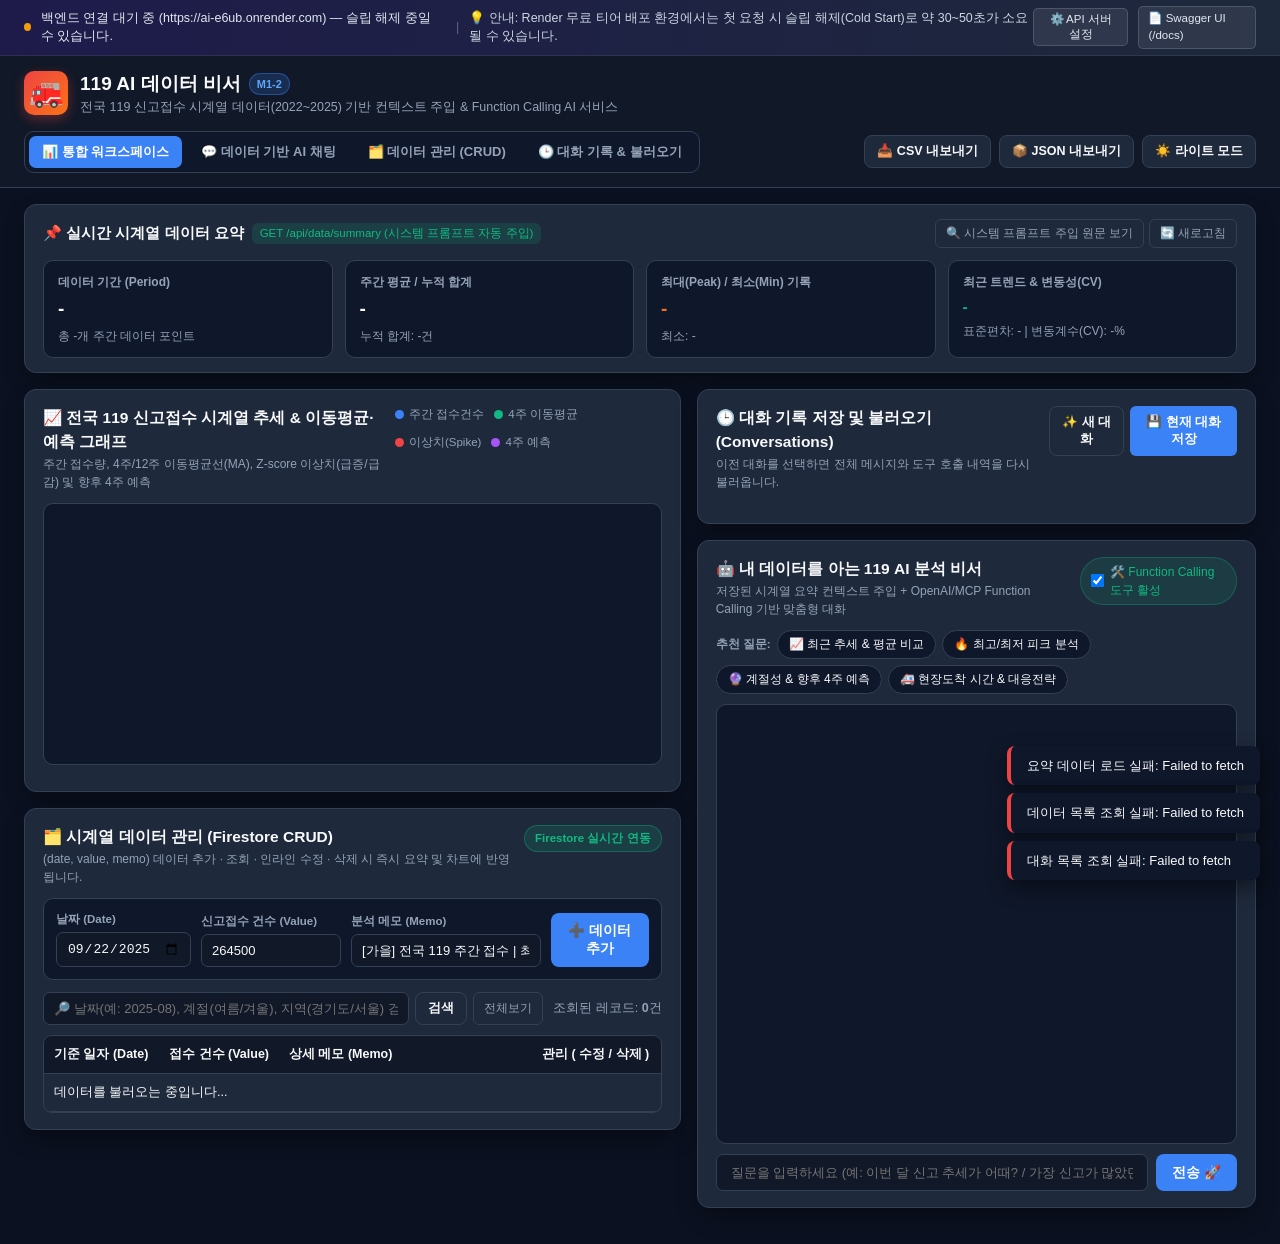
<file: M1-2/frontend/index.html>
<!DOCTYPE html>
<html lang="ko" data-theme="dark">
<head>
  <meta charset="UTF-8" />
  <meta name="viewport" content="width=device-width, initial-scale=1.0" />
  <title>119 AI 데이터 비서 — 시계열 분석 & 맞춤형 AI 챗봇</title>
  <link rel="stylesheet" href="style.css" />
</head>
<body>
  <!-- 콜드스타트 안내 및 서버 상태 상단 바 (요구사항 8-4) -->
  <div id="cold-start-banner" class="top-notice-bar">
    <div class="notice-left">
      <span id="server-status-dot" class="status-dot online"></span>
      <span id="server-status-text">백엔드 &amp; Firestore 연결 확인 중...</span>
      <span class="notice-divider">|</span>
      <span class="cold-start-tip">💡 안내: Render 무료 티어 배포 환경에서는 첫 요청 시 슬립 해제(Cold Start)로 약 30~50초가 소요될 수 있습니다.</span>
    </div>
    <div class="notice-right">
      <button id="btn-api-config" class="btn-ghost-xs" title="API 서버 주소 설정">⚙️ API 서버 설정</button>
      <a id="link-swagger-docs" href="https://ai-e6ub.onrender.com/docs" target="_blank" class="btn-ghost-xs">📄 Swagger UI (/docs)</a>
    </div>
  </div>

  <!-- 메인 헤더 -->
  <header class="app-header">
    <div class="brand-area">
      <div class="brand-logo">🚒</div>
      <div>
        <h1>119 AI 데이터 비서 <span class="badge-accent">M1-2</span></h1>
        <p class="subtitle">전국 119 신고접수 시계열 데이터(2022~2025) 기반 컨텍스트 주입 &amp; Function Calling AI 서비스</p>
      </div>
    </div>

    <!-- 뷰 전환 네비게이션 탭 -->
    <nav class="view-tabs" role="tablist">
      <button class="tab-btn active" data-view="all">📊 통합 워크스페이스</button>
      <button class="tab-btn" data-view="chat">💬 데이터 기반 AI 채팅</button>
      <button class="tab-btn" data-view="crud">🗂️ 데이터 관리 (CRUD)</button>
      <button class="tab-btn" data-view="history">🕒 대화 기록 &amp; 불러오기</button>
    </nav>

    <div class="header-actions">
      <button id="btn-export-csv" class="btn-secondary" title="CSV 다운로드">📥 CSV 내보내기</button>
      <button id="btn-export-json" class="btn-secondary" title="JSON 다운로드">📦 JSON 내보내기</button>
      <button id="btn-theme-toggle" class="btn-icon" title="다크/라이트 모드 전환">☀️ 라이트 모드</button>
    </div>
  </header>

  <!-- 토스트 알림 컨테이너 -->
  <div id="toast-container" class="toast-container"></div>

  <!-- 메인 컨테이너 -->
  <main class="main-container">
    <!-- 1. 데이터 요약(Summary) KPI 섹션 — 모든 화면 상단에 항상 표시 (요구사항 9-4 & 프롬프트 주입 컨텍스트 시각화) -->
    <section class="summary-section" aria-label="데이터 요약">
      <div class="section-title-row">
        <div class="section-title-left">
          <h2>📌 실시간 시계열 데이터 요약 <span class="sub-pill">GET /api/data/summary (시스템 프롬프트 자동 주입)</span></h2>
        </div>
        <div class="section-title-right">
          <button id="btn-toggle-prompt-preview" class="btn-ghost-sm">🔍 시스템 프롬프트 주입 원문 보기</button>
          <button id="btn-refresh-all" class="btn-ghost-sm">🔄 새로고침</button>
        </div>
      </div>

      <div class="kpi-grid">
        <div class="kpi-card">
          <span class="kpi-label">데이터 기간 (Period)</span>
          <strong id="kpi-period" class="kpi-value">-</strong>
          <span id="kpi-count" class="kpi-sub">총 -개 주간 데이터 포인트</span>
        </div>
        <div class="kpi-card">
          <span class="kpi-label">주간 평균 / 누적 합계</span>
          <strong id="kpi-average" class="kpi-value">-</strong>
          <span id="kpi-total" class="kpi-sub">누적 합계: -건</span>
        </div>
        <div class="kpi-card">
          <span class="kpi-label">최대(Peak) / 최소(Min) 기록</span>
          <strong id="kpi-max" class="kpi-value highlight-up">-</strong>
          <span id="kpi-min" class="kpi-sub">최소: -</span>
        </div>
        <div class="kpi-card">
          <span class="kpi-label">최근 트렌드 &amp; 변동성(CV)</span>
          <strong id="kpi-trend" class="kpi-value trend-text">-</strong>
          <span id="kpi-volatility" class="kpi-sub">표준편차: - | 변동계수(CV): -%</span>
        </div>
      </div>

      <!-- 프롬프트 컨텍스트 주입 미리보기 박스 (토글) -->
      <div id="prompt-preview-box" class="prompt-preview-box hidden">
        <div class="prompt-preview-header">
          <span>🤖 <strong>컨텍스트 주입(Context Injection) 시스템 프롬프트 실시간 구조</strong></span>
          <span class="badge-tag">AI 챗봇 호출 시 자동 삽입</span>
        </div>
        <pre id="prompt-preview-code"></pre>
      </div>
    </section>

    <!-- 2. 메인 2단 그리드: 좌측(시각화 차트 + 데이터 CRUD) / 우측(대화 기록 + AI 채팅) -->
    <div id="workspace-grid" class="workspace-grid">
      <!-- 좌측 컬럼: 시계열 시각화 차트 & 데이터 관리(CRUD) -->
      <div class="left-column">
        <!-- [보너스 2] 시계열 추세 & 이동평균·예측 시각화 카드 -->
        <section id="panel-chart" class="card-panel">
          <div class="panel-header">
            <div>
              <h3>📈 전국 119 신고접수 시계열 추세 &amp; 이동평균·예측 그래프</h3>
              <p class="panel-desc">주간 접수량, 4주/12주 이동평균선(MA), Z-score 이상치(급증/급감) 및 향후 4주 예측</p>
            </div>
            <div class="chart-legend">
              <span class="legend-item"><i class="dot-actual"></i>주간 접수건수</span>
              <span class="legend-item"><i class="dot-ma4"></i>4주 이동평균</span>
              <span class="legend-item"><i class="dot-outlier"></i>이상치(Spike)</span>
              <span class="legend-item"><i class="dot-forecast"></i>4주 예측</span>
            </div>
          </div>
          <div class="chart-wrapper">
            <canvas id="timeseries-chart" width="760" height="250"></canvas>
            <div id="chart-tooltip" class="chart-tooltip hidden"></div>
          </div>
          <!-- 계절별/연도별 미니 인사이트 바 -->
          <div id="seasonal-insight-bar" class="insight-chips-row"></div>
        </section>

        <!-- [요구사항 2, 5, 9] 데이터 관리 (CRUD) 패널 -->
        <section id="panel-crud" class="card-panel">
          <div class="panel-header">
            <div>
              <h3>🗂️ 시계열 데이터 관리 (Firestore CRUD)</h3>
              <p class="panel-desc">(date, value, memo) 데이터 추가 · 조회 · 인라인 수정 · 삭제 시 즉시 요약 및 차트에 반영됩니다.</p>
            </div>
            <span id="crud-status-badge" class="badge-success">Firestore 실시간 연동</span>
          </div>

          <!-- 데이터 추가 / 수정 폼 -->
          <form id="data-form" class="crud-form">
            <input type="hidden" id="form-item-id" value="" />
            <div class="form-row">
              <div class="form-group">
                <label for="input-date">날짜 (Date)</label>
                <input type="date" id="input-date" required value="2025-09-22" />
              </div>
              <div class="form-group">
                <label for="input-value">신고접수 건수 (Value)</label>
                <input type="number" id="input-value" required min="0" step="1" placeholder="예: 264500" value="264500" />
              </div>
              <div class="form-group form-group-wide">
                <label for="input-memo">분석 메모 (Memo)</label>
                <input type="text" id="input-memo" required maxlength="500" placeholder="예: [가을] 전국 119 주간 접수 | 최다: 경기도(21.4%)·서울(17.2%)" value="[가을] 전국 119 주간 접수 | 최다 지역: 경기도(21.4%)·서울특별시(17.2%) | 피크 시간대: 15시 | 평균 현장도착: 9.4분" />
              </div>
              <div class="form-actions">
                <button type="submit" id="btn-submit-data" class="btn-primary">➕ 데이터 추가</button>
                <button type="button" id="btn-cancel-edit" class="btn-secondary hidden">취소</button>
              </div>
            </div>
          </form>

          <!-- 검색 및 필터 바 -->
          <div class="table-toolbar">
            <div class="search-box">
              <input type="text" id="input-search" placeholder="🔎 날짜(예: 2025-08), 계절(여름/겨울), 지역(경기도/서울) 검색..." />
              <button type="button" id="btn-search" class="btn-secondary">검색</button>
              <button type="button" id="btn-reset-search" class="btn-ghost-sm">전체보기</button>
            </div>
            <div class="table-count-info">
              조회된 레코드: <strong id="table-record-count">0</strong>건
            </div>
          </div>

          <!-- 데이터 목록 테이블 -->
          <div class="table-scroll-container">
            <table class="data-table">
              <thead>
                <tr>
                  <th style="width: 115px;">기준 일자 (Date)</th>
                  <th style="width: 120px; text-align: right;">접수 건수 (Value)</th>
                  <th>상세 메모 (Memo)</th>
                  <th style="width: 130px; text-align: center;">관리 ( 수정 / 삭제 )</th>
                </tr>
              </thead>
              <tbody id="data-table-body">
                <tr>
                  <td colspan="4" class="empty-row">데이터를 불러오는 중입니다...</td>
                </tr>
              </tbody>
            </table>
          </div>
        </section>
      </div>

      <!-- 우측 컬럼: 대화 기록(Conversations) & 데이터 기반 AI 채팅 -->
      <div class="right-column">
        <!-- [요구사항 3, 6, 9] 대화 기록 저장 및 불러오기 패널 -->
        <section id="panel-history" class="card-panel history-panel">
          <div class="panel-header">
            <div>
              <h3>🕒 대화 기록 저장 및 불러오기 (Conversations)</h3>
              <p class="panel-desc">이전 대화를 선택하면 전체 메시지와 도구 호출 내역을 다시 불러옵니다.</p>
            </div>
            <div class="history-actions">
              <button id="btn-new-chat" class="btn-secondary">✨ 새 대화</button>
              <button id="btn-save-conv" class="btn-primary-sm">💾 현재 대화 저장</button>
            </div>
          </div>
          <div id="conversation-list" class="conversation-list">
            <!-- JS로 대화 목록 렌더링 -->
          </div>
        </section>

        <!-- [요구사항 1, 7, 9 & 보너스 1] 데이터 기반 AI 채팅 인터페이스 -->
        <section id="panel-chat" class="card-panel chat-panel">
          <div class="panel-header">
            <div>
              <h3>🤖 내 데이터를 아는 119 AI 분석 비서</h3>
              <p class="panel-desc">저장된 시계열 요약 컨텍스트 주입 + OpenAI/MCP Function Calling 기반 맞춤형 대화</p>
            </div>
            <div class="chat-header-controls">
              <label class="toggle-switch-label" title="보너스 과제: AI 도구 호출(Function Calling) 사용">
                <input type="checkbox" id="chk-use-tools" checked />
                <span>🛠️ Function Calling 도구 활성</span>
              </label>
            </div>
          </div>

          <!-- 원클릭 추천 질문 칩 -->
          <div class="quick-prompts">
            <span class="quick-label">추천 질문:</span>
            <button class="chip-btn" data-prompt="최근 119 신고접수 추세와 전체 평균 대비 수준이 어때?">📈 최근 추세 &amp; 평균 비교</button>
            <button class="chip-btn" data-prompt="가장 신고가 많았던 피크 시기와 최소 시기는 언제이고 원인은 뭐야?">🔥 최고/최저 피크 분석</button>
            <button class="chip-btn" data-prompt="계절별·연도별 신고 패턴과 향후 4주 예측치를 알려줘.">🔮 계절성 &amp; 향후 4주 예측</button>
            <button class="chip-btn" data-prompt="신고 급증 시기에 현장도착 시간은 어떻게 변하고 어떤 대응이 필요해?">🚑 현장도착 시간 &amp; 대응전략</button>
          </div>

          <!-- 채팅 메시지 표시 영역 -->
          <div id="chat-messages" class="chat-messages" aria-live="polite">
            <!-- 메시지 렌더링 영역 -->
          </div>

          <!-- 로딩 인디케이터 (요구사항 1 & 9: 로딩 표시) -->
          <div id="chat-loading" class="chat-loading hidden">
            <div class="spinner"></div>
            <span>AI 비서가 시계열 데이터 요약(/api/data/summary) 및 분석 도구를 호출하여 답변을 작성하고 있습니다...</span>
          </div>

          <!-- 채팅 입력 폼 -->
          <form id="chat-form" class="chat-input-row">
            <input
              type="text"
              id="chat-input"
              placeholder="질문을 입력하세요 (예: 이번 달 신고 추세가 어때? / 가장 신고가 많았던 때는?)"
              autocomplete="off"
              required
            />
            <button type="submit" id="btn-send-chat" class="btn-primary">전송 🚀</button>
          </form>
        </section>
      </div>
    </div>
  </main>

  <!-- API 서버 URL 설정 모달 -->
  <div id="modal-api-config" class="modal-backdrop hidden">
    <div class="modal-card">
      <h3>⚙️ 백엔드 API 서버 주소(API_BASE_URL) 설정</h3>
      <p>로컬 실행(`http://localhost:8000`) 또는 Render 배포 URL을 지정할 수 있습니다.</p>
      <input type="url" id="input-api-base-url" placeholder="https://your-service.onrender.com" />
      <div class="modal-actions">
        <button id="btn-save-api-url" class="btn-primary">저장 및 재연결</button>
        <button id="btn-close-modal" class="btn-secondary">닫기</button>
      </div>
    </div>
  </div>

  <script src="config.js"></script>
  <script src="app.js"></script>
</body>
</html>
</file>
<file: M1-2/frontend/style.css>
/* =========================================================
   119 AI 데이터 비서 — 바닐라 CSS 스타일시트 (다크/라이트 테마 지원)
   ========================================================= */
:root,
[data-theme="dark"] {
  --bg-body: #0b1120;
  --bg-surface: #111827;
  --bg-card: #1e293b;
  --bg-card-hover: #263449;
  --bg-input: #0f172a;
  --border-color: #334155;
  --text-primary: #f8fafc;
  --text-secondary: #94a3b8;
  --text-muted: #64748b;
  --accent-primary: #3b82f6;
  --accent-hover: #2563eb;
  --accent-orange: #f97316;
  --accent-green: #10b981;
  --accent-red: #ef4444;
  --accent-purple: #8b5cf6;
  --chat-user-bg: #2563eb;
  --chat-user-text: #ffffff;
  --chat-ai-bg: #0f172a;
  --shadow-card: 0 10px 25px -5px rgba(0, 0, 0, 0.45);
  --chart-grid: rgba(148, 163, 184, 0.14);
}

[data-theme="light"] {
  --bg-body: #f1f5f9;
  --bg-surface: #ffffff;
  --bg-card: #ffffff;
  --bg-card-hover: #f8fafc;
  --bg-input: #f8fafc;
  --border-color: #cbd5e1;
  --text-primary: #0f172a;
  --text-secondary: #475569;
  --text-muted: #64748b;
  --accent-primary: #2563eb;
  --accent-hover: #1d4ed8;
  --accent-orange: #ea580c;
  --accent-green: #059669;
  --accent-red: #dc2626;
  --accent-purple: #7c3aed;
  --chat-user-bg: #2563eb;
  --chat-user-text: #ffffff;
  --chat-ai-bg: #f1f5f9;
  --shadow-card: 0 4px 16px rgba(15, 23, 42, 0.08);
  --chart-grid: rgba(71, 85, 105, 0.14);
}

* {
  box-sizing: border-box;
  margin: 0;
  padding: 0;
}

body {
  font-family: "Pretendard", -apple-system, BlinkMacSystemFont, "Segoe UI", Roboto, "Malgun Gothic", sans-serif;
  background-color: var(--bg-body);
  color: var(--text-primary);
  line-height: 1.5;
  min-height: 100vh;
}

/* 상단 콜드스타트 안내 바 */
.top-notice-bar {
  display: flex;
  justify-content: space-between;
  align-items: center;
  padding: 6px 24px;
  background: linear-gradient(90deg, #1e1b4b, #1e293b);
  color: #e2e8f0;
  font-size: 12.5px;
  border-bottom: 1px solid rgba(255, 255, 255, 0.08);
}

.notice-left,
.notice-right {
  display: flex;
  align-items: center;
  gap: 10px;
}

.status-dot {
  width: 8px;
  height: 8px;
  border-radius: 50%;
  display: inline-block;
}
.status-dot.online {
  background-color: #10b981;
  box-shadow: 0 0 8px #10b981;
}
.status-dot.offline {
  background-color: #f59e0b;
}

.notice-divider {
  opacity: 0.35;
}

.cold-start-tip {
  color: #cbd5e1;
}

/* 메인 헤더 */
.app-header {
  display: flex;
  justify-content: space-between;
  align-items: center;
  flex-wrap: wrap;
  gap: 14px;
  padding: 14px 24px;
  background-color: var(--bg-surface);
  border-bottom: 1px solid var(--border-color);
  position: sticky;
  top: 0;
  z-index: 50;
}

.brand-area {
  display: flex;
  align-items: center;
  gap: 12px;
}

.brand-logo {
  font-size: 28px;
  width: 44px;
  height: 44px;
  border-radius: 10px;
  background: linear-gradient(135deg, #ef4444, #f97316);
  display: flex;
  align-items: center;
  justify-content: center;
  box-shadow: 0 4px 12px rgba(239, 68, 68, 0.35);
}

.brand-area h1 {
  font-size: 19px;
  font-weight: 700;
  display: flex;
  align-items: center;
  gap: 8px;
}

.subtitle {
  font-size: 12.5px;
  color: var(--text-secondary);
}

.badge-accent {
  font-size: 11px;
  padding: 2px 7px;
  border-radius: 999px;
  background: rgba(59, 130, 246, 0.2);
  color: #60a5fa;
  border: 1px solid rgba(59, 130, 246, 0.4);
}

/* 뷰 전환 탭 */
.view-tabs {
  display: flex;
  gap: 6px;
  background-color: var(--bg-input);
  padding: 4px;
  border-radius: 10px;
  border: 1px solid var(--border-color);
}

.tab-btn {
  border: none;
  background: transparent;
  color: var(--text-secondary);
  padding: 7px 13px;
  border-radius: 7px;
  font-size: 13px;
  font-weight: 600;
  cursor: pointer;
  transition: all 0.15s ease;
}

.tab-btn:hover {
  color: var(--text-primary);
}

.tab-btn.active {
  background-color: var(--accent-primary);
  color: #ffffff;
}

.header-actions {
  display: flex;
  align-items: center;
  gap: 8px;
}

/* 버튼 공통 */
button,
.btn-ghost-xs {
  font-family: inherit;
  cursor: pointer;
}

.btn-primary {
  background-color: var(--accent-primary);
  color: #ffffff;
  border: none;
  padding: 9px 16px;
  border-radius: 8px;
  font-size: 13.5px;
  font-weight: 600;
  transition: background 0.15s;
}
.btn-primary:hover {
  background-color: var(--accent-hover);
}

.btn-primary-sm {
  background-color: var(--accent-primary);
  color: #ffffff;
  border: none;
  padding: 6px 12px;
  border-radius: 6px;
  font-size: 12.5px;
  font-weight: 600;
}

.btn-secondary {
  background-color: var(--bg-card);
  color: var(--text-primary);
  border: 1px solid var(--border-color);
  padding: 7px 12px;
  border-radius: 8px;
  font-size: 12.5px;
  font-weight: 600;
}
.btn-secondary:hover {
  background-color: var(--bg-card-hover);
}

.btn-icon {
  background-color: var(--bg-card);
  color: var(--text-primary);
  border: 1px solid var(--border-color);
  padding: 7px 12px;
  border-radius: 8px;
  font-size: 12.5px;
  font-weight: 600;
}

.btn-ghost-sm {
  background: transparent;
  color: var(--text-secondary);
  border: 1px solid var(--border-color);
  padding: 5px 10px;
  border-radius: 6px;
  font-size: 12px;
}
.btn-ghost-sm:hover {
  color: var(--text-primary);
  background-color: var(--bg-card-hover);
}

.btn-ghost-xs {
  background: rgba(255, 255, 255, 0.08);
  color: #e2e8f0;
  border: 1px solid rgba(255, 255, 255, 0.15);
  padding: 3px 9px;
  border-radius: 5px;
  font-size: 11.5px;
  text-decoration: none;
}

/* 메인 레이아웃 */
.main-container {
  max-width: 1620px;
  margin: 0 auto;
  padding: 16px 24px 36px;
  display: flex;
  flex-direction: column;
  gap: 16px;
}

/* 1. 상단 데이터 요약 KPI 카드 */
.summary-section {
  background-color: var(--bg-card);
  border: 1px solid var(--border-color);
  border-radius: 12px;
  padding: 14px 18px;
  box-shadow: var(--shadow-card);
}

.section-title-row {
  display: flex;
  justify-content: space-between;
  align-items: center;
  margin-bottom: 12px;
}

.section-title-row h2 {
  font-size: 15px;
  font-weight: 700;
  display: flex;
  align-items: center;
  gap: 8px;
}

.sub-pill {
  font-size: 11.5px;
  font-weight: 500;
  padding: 2px 8px;
  border-radius: 6px;
  background: rgba(16, 185, 129, 0.15);
  color: var(--accent-green);
}

.kpi-grid {
  display: grid;
  grid-template-columns: repeat(4, 1fr);
  gap: 12px;
}

.kpi-card {
  background-color: var(--bg-input);
  border: 1px solid var(--border-color);
  border-radius: 10px;
  padding: 12px 14px;
  display: flex;
  flex-direction: column;
  gap: 4px;
}

.kpi-label {
  font-size: 12px;
  color: var(--text-secondary);
  font-weight: 600;
}

.kpi-value {
  font-size: 19px;
  font-weight: 800;
  color: var(--text-primary);
}

.kpi-value.highlight-up {
  color: var(--accent-orange);
}

.kpi-value.trend-text {
  font-size: 15.5px;
  color: var(--accent-green);
}

.kpi-sub {
  font-size: 12px;
  color: var(--text-secondary);
}

.prompt-preview-box {
  margin-top: 12px;
  background-color: var(--bg-input);
  border: 1px dashed var(--accent-primary);
  border-radius: 8px;
  padding: 12px;
}

.prompt-preview-header {
  display: flex;
  justify-content: space-between;
  align-items: center;
  font-size: 12.5px;
  margin-bottom: 8px;
}

.prompt-preview-box pre {
  font-family: "Consolas", "Monaco", monospace;
  font-size: 12px;
  white-space: pre-wrap;
  color: var(--text-secondary);
}

/* 2. 워크스페이스 2단 그리드 */
.workspace-grid {
  display: grid;
  grid-template-columns: 1.08fr 0.92fr;
  gap: 16px;
  align-items: start;
}

.workspace-grid.single-col {
  grid-template-columns: 1fr;
}

.left-column,
.right-column {
  display: flex;
  flex-direction: column;
  gap: 16px;
}

.card-panel {
  background-color: var(--bg-card);
  border: 1px solid var(--border-color);
  border-radius: 12px;
  padding: 16px 18px;
  box-shadow: var(--shadow-card);
}

.panel-header {
  display: flex;
  justify-content: space-between;
  align-items: flex-start;
  gap: 12px;
  margin-bottom: 12px;
}

.panel-header h3 {
  font-size: 15.5px;
  font-weight: 700;
}

.panel-desc {
  font-size: 12px;
  color: var(--text-secondary);
  margin-top: 2px;
}

/* 차트 영역 */
.chart-legend {
  display: flex;
  flex-wrap: wrap;
  gap: 10px;
  font-size: 11.5px;
  color: var(--text-secondary);
}

.legend-item {
  display: flex;
  align-items: center;
  gap: 5px;
}

.dot-actual,
.dot-ma4,
.dot-outlier,
.dot-forecast {
  width: 9px;
  height: 9px;
  border-radius: 50%;
  display: inline-block;
}
.dot-actual {
  background-color: #3b82f6;
}
.dot-ma4 {
  background-color: #10b981;
}
.dot-outlier {
  background-color: #ef4444;
}
.dot-forecast {
  background-color: #a855f7;
}

.chart-wrapper {
  position: relative;
  width: 100%;
  background-color: var(--bg-input);
  border: 1px solid var(--border-color);
  border-radius: 10px;
  padding: 10px;
}

canvas#timeseries-chart {
  width: 100%;
  height: 240px;
  display: block;
}

.chart-tooltip {
  position: absolute;
  pointer-events: none;
  background: rgba(15, 23, 42, 0.95);
  color: #f8fafc;
  border: 1px solid #475569;
  padding: 8px 10px;
  border-radius: 8px;
  font-size: 12px;
  z-index: 20;
  max-width: 320px;
  box-shadow: 0 4px 12px rgba(0, 0, 0, 0.4);
}

.insight-chips-row {
  display: flex;
  flex-wrap: wrap;
  gap: 8px;
  margin-top: 10px;
}

.stat-chip {
  font-size: 12px;
  padding: 5px 10px;
  border-radius: 7px;
  background-color: var(--bg-input);
  border: 1px solid var(--border-color);
  color: var(--text-secondary);
}
.stat-chip strong {
  color: var(--text-primary);
}

/* 데이터 관리 CRUD 폼 & 테이블 */
.badge-success {
  font-size: 11.5px;
  padding: 4px 10px;
  border-radius: 999px;
  background: rgba(16, 185, 129, 0.15);
  color: var(--accent-green);
  border: 1px solid rgba(16, 185, 129, 0.35);
  font-weight: 600;
  white-space: nowrap;
}

.crud-form {
  background-color: var(--bg-input);
  border: 1px solid var(--border-color);
  border-radius: 10px;
  padding: 12px;
  margin-bottom: 12px;
}

.form-row {
  display: grid;
  grid-template-columns: 135px 140px 1fr auto;
  gap: 10px;
  align-items: end;
}

.form-group {
  display: flex;
  flex-direction: column;
  gap: 4px;
}

.form-group label {
  font-size: 11.5px;
  font-weight: 600;
  color: var(--text-secondary);
}

.form-group input,
.search-box input,
.chat-input-row input,
.modal-card input {
  background-color: var(--bg-surface);
  color: var(--text-primary);
  border: 1px solid var(--border-color);
  border-radius: 7px;
  padding: 8px 10px;
  font-size: 13px;
  outline: none;
}

.form-group input:focus,
.chat-input-row input:focus {
  border-color: var(--accent-primary);
}

.form-actions {
  display: flex;
  gap: 6px;
}

.table-toolbar {
  display: flex;
  justify-content: space-between;
  align-items: center;
  gap: 10px;
  margin-bottom: 10px;
}

.search-box {
  display: flex;
  gap: 6px;
  flex: 1;
}

.search-box input {
  flex: 1;
}

.table-count-info {
  font-size: 12.5px;
  color: var(--text-secondary);
}

.table-scroll-container {
  max-height: 310px;
  overflow-y: auto;
  border: 1px solid var(--border-color);
  border-radius: 9px;
}

.data-table {
  width: 100%;
  border-collapse: collapse;
  font-size: 12.5px;
}

.data-table thead {
  position: sticky;
  top: 0;
  background-color: var(--bg-surface);
  z-index: 5;
}

.data-table th,
.data-table td {
  padding: 9px 10px;
  border-bottom: 1px solid var(--border-color);
  text-align: left;
}

.data-table tbody tr:hover {
  background-color: var(--bg-card-hover);
}

.data-table tbody tr.row-highlight {
  background-color: rgba(16, 185, 129, 0.14);
}

.val-cell {
  text-align: right;
  font-weight: 700;
  font-variant-numeric: tabular-nums;
  color: var(--accent-primary);
}

.memo-cell {
  color: var(--text-secondary);
  max-width: 360px;
}

.action-cell {
  text-align: center;
  white-space: nowrap;
}

.btn-row-edit,
.btn-row-del {
  border: 1px solid var(--border-color);
  background: var(--bg-surface);
  color: var(--text-primary);
  padding: 3px 8px;
  border-radius: 5px;
  font-size: 11.5px;
  margin: 0 2px;
}
.btn-row-edit:hover {
  border-color: var(--accent-primary);
  color: var(--accent-primary);
}
.btn-row-del:hover {
  border-color: var(--accent-red);
  color: var(--accent-red);
}

/* 우측: 대화 기록 목록 */
.history-actions {
  display: flex;
  gap: 6px;
}

.conversation-list {
  display: flex;
  gap: 8px;
  overflow-x: auto;
  padding-bottom: 4px;
}

.conv-card {
  min-width: 220px;
  max-width: 260px;
  background-color: var(--bg-input);
  border: 1px solid var(--border-color);
  border-radius: 9px;
  padding: 9px 11px;
  cursor: pointer;
  display: flex;
  flex-direction: column;
  justify-content: space-between;
  gap: 6px;
  transition: all 0.15s;
}

.conv-card:hover {
  border-color: var(--accent-primary);
}

.conv-card.active {
  border-color: var(--accent-primary);
  background: rgba(59, 130, 246, 0.12);
}

.conv-card-title {
  font-size: 12.5px;
  font-weight: 700;
  color: var(--text-primary);
  display: -webkit-box;
  -webkit-line-clamp: 1;
  -webkit-box-orient: vertical;
  overflow: hidden;
}

.conv-card-meta {
  display: flex;
  justify-content: space-between;
  align-items: center;
  font-size: 11px;
  color: var(--text-secondary);
}

.btn-conv-del {
  background: transparent;
  border: none;
  color: var(--text-muted);
  font-size: 12px;
  padding: 2px 4px;
}
.btn-conv-del:hover {
  color: var(--accent-red);
}

/* AI 채팅 패널 */
.toggle-switch-label {
  display: flex;
  align-items: center;
  gap: 6px;
  font-size: 12px;
  color: var(--accent-green);
  background: rgba(16, 185, 129, 0.12);
  padding: 5px 10px;
  border-radius: 999px;
  border: 1px solid rgba(16, 185, 129, 0.3);
  cursor: pointer;
}

.quick-prompts {
  display: flex;
  flex-wrap: wrap;
  align-items: center;
  gap: 6px;
  margin-bottom: 10px;
}

.quick-label {
  font-size: 11.5px;
  color: var(--text-secondary);
  font-weight: 600;
}

.chip-btn {
  background-color: var(--bg-input);
  color: var(--text-primary);
  border: 1px solid var(--border-color);
  border-radius: 999px;
  padding: 5px 11px;
  font-size: 12px;
  transition: all 0.15s;
}
.chip-btn:hover {
  border-color: var(--accent-primary);
  background-color: rgba(59, 130, 246, 0.15);
}

.chat-messages {
  height: 440px;
  overflow-y: auto;
  background-color: var(--bg-input);
  border: 1px solid var(--border-color);
  border-radius: 10px;
  padding: 14px;
  display: flex;
  flex-direction: column;
  gap: 12px;
}

.msg-row {
  display: flex;
  flex-direction: column;
  max-width: 92%;
}

.msg-row.user {
  align-self: flex-end;
  align-items: flex-end;
}

.msg-row.assistant {
  align-self: flex-start;
  align-items: flex-start;
}

.msg-bubble {
  padding: 11px 14px;
  border-radius: 12px;
  font-size: 13.5px;
  line-height: 1.6;
  word-break: break-word;
}

.msg-row.user .msg-bubble {
  background-color: var(--chat-user-bg);
  color: var(--chat-user-text);
  border-bottom-right-radius: 3px;
}

.msg-row.assistant .msg-bubble {
  background-color: var(--bg-card);
  color: var(--text-primary);
  border: 1px solid var(--border-color);
  border-bottom-left-radius: 3px;
}

.msg-bubble h3,
.msg-bubble h4 {
  margin: 8px 0 4px;
  font-size: 14px;
  color: #60a5fa;
}

.msg-bubble ul,
.msg-bubble ol {
  padding-left: 18px;
  margin: 4px 0;
}

.msg-bubble code {
  background: rgba(59, 130, 246, 0.15);
  padding: 1px 5px;
  border-radius: 4px;
  font-family: Consolas, monospace;
  font-size: 12.5px;
}

.msg-meta {
  font-size: 11px;
  color: var(--text-muted);
  margin-top: 4px;
  display: flex;
  flex-wrap: wrap;
  gap: 6px;
  align-items: center;
}

.tool-call-badges {
  display: flex;
  flex-wrap: wrap;
  gap: 5px;
  margin-top: 6px;
}

.tool-badge {
  font-size: 11px;
  padding: 3px 8px;
  border-radius: 6px;
  background: rgba(139, 92, 246, 0.16);
  color: #c4b5fd;
  border: 1px solid rgba(139, 92, 246, 0.35);
}

/* 로딩 스피너 */
.chat-loading {
  display: flex;
  align-items: center;
  gap: 10px;
  padding: 10px 14px;
  margin-top: 8px;
  background: rgba(59, 130, 246, 0.12);
  border: 1px solid rgba(59, 130, 246, 0.35);
  border-radius: 8px;
  font-size: 12.5px;
  color: #93c5fd;
}

.spinner {
  width: 16px;
  height: 16px;
  border: 2.5px solid rgba(255, 255, 255, 0.25);
  border-top-color: #3b82f6;
  border-radius: 50%;
  animation: spin 0.8s linear infinite;
}

@keyframes spin {
  to {
    transform: rotate(360deg);
  }
}

.chat-input-row {
  display: flex;
  gap: 8px;
  margin-top: 10px;
}

.chat-input-row input {
  flex: 1;
  padding: 10px 14px;
}

/* 토스트 알림 */
.toast-container {
  position: fixed;
  bottom: 20px;
  right: 20px;
  z-index: 100;
  display: flex;
  flex-direction: column;
  gap: 8px;
}

.toast {
  background-color: #0f172a;
  color: #f8fafc;
  border-left: 4px solid var(--accent-green);
  padding: 10px 16px;
  border-radius: 8px;
  font-size: 13px;
  box-shadow: 0 8px 20px rgba(0, 0, 0, 0.45);
}

/* 모달 */
.modal-backdrop {
  position: fixed;
  inset: 0;
  background: rgba(0, 0, 0, 0.65);
  display: flex;
  align-items: center;
  justify-content: center;
  z-index: 90;
}

.modal-card {
  background-color: var(--bg-card);
  border: 1px solid var(--border-color);
  border-radius: 12px;
  padding: 20px;
  width: 440px;
  display: flex;
  flex-direction: column;
  gap: 12px;
}

.modal-actions {
  display: flex;
  justify-content: flex-end;
  gap: 8px;
}

.hidden {
  display: none !important;
}

@media (max-width: 1200px) {
  .workspace-grid {
    grid-template-columns: 1fr;
  }
  .kpi-grid {
    grid-template-columns: repeat(2, 1fr);
  }
  .form-row {
    grid-template-columns: 1fr 1fr;
  }
}
</file>
